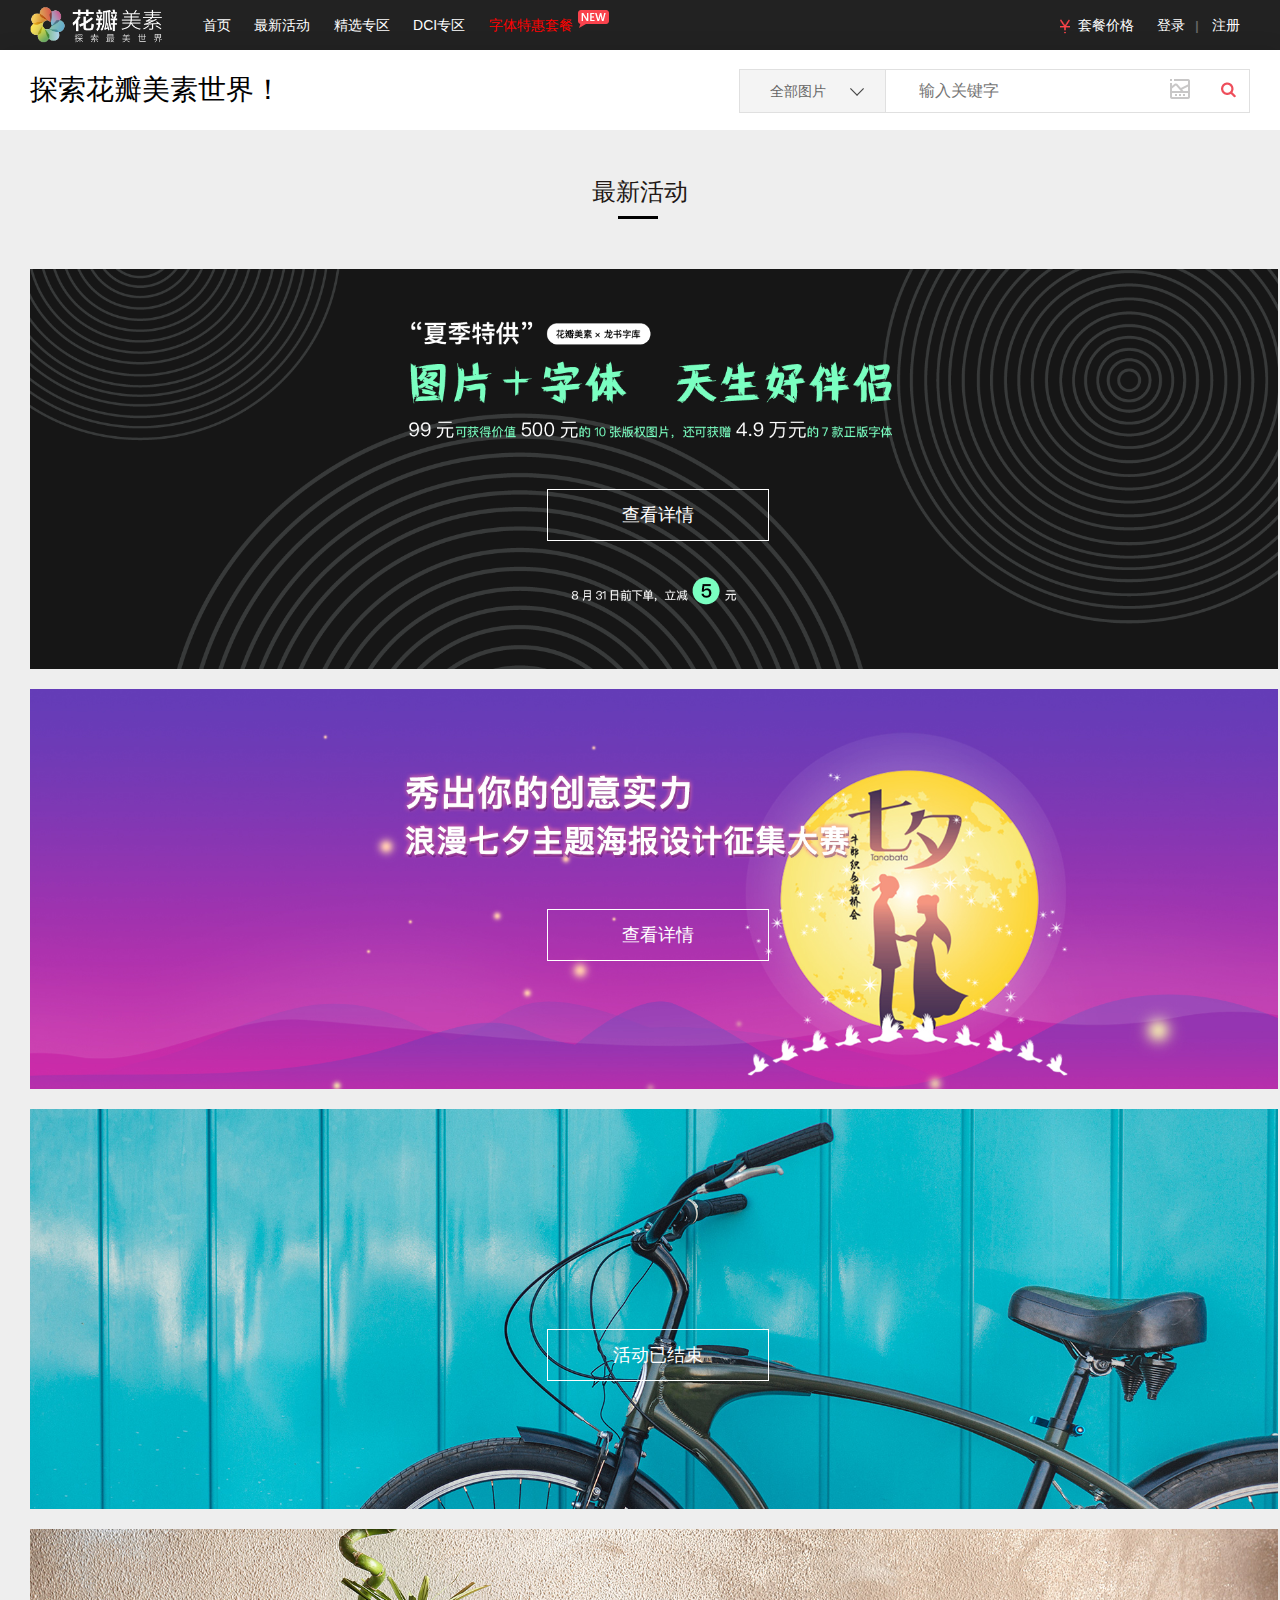
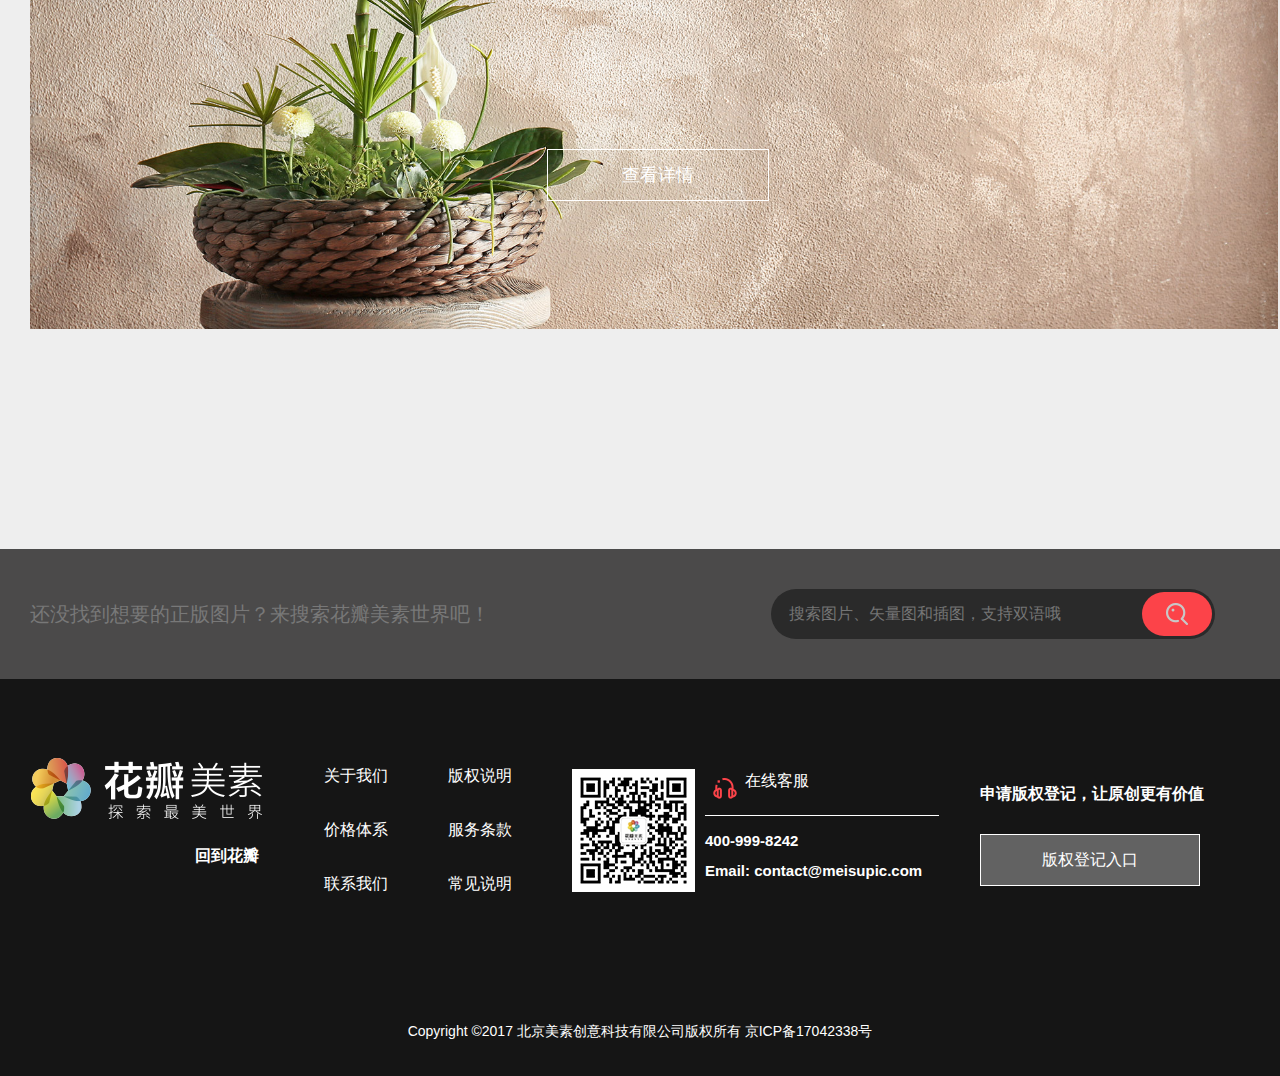
<file: index2.html>
<!DOCTYPE html>
<html>
	<head>
		<meta charset="UTF-8">
		<title>最新活动</title>
		<link rel="stylesheet" type="text/css" href="css/base.css"/>
		<link rel="stylesheet" type="text/css" href="css/index2.css"/>
		<script type="text/javascript" src="js/jquery-1.11.1.min.js" ></script>
		<script type="text/javascript" src="js/index.js" ></script>
	</head>
	<body>
		<div class="header">
			<div class="wrapper">
				<div class="logo">
					<a href=""><img src="img/f_logo.png" alt="" /></a>
				</div>
				<div class="nav">
					<div class="nav-left">
						<a href="index.html" class="index">首页</a>
						<a href="index2.html" class="index2">最新活动</a>
						<a href="index3.html" class="index3">精选专区</a>
						<a href="index4.html" class="index4">DCI专区</a>
						<a href="index5.html" class="last-child">字体特惠套餐<img src="img/hot-icon.png"></a>
					</div>
					<div class="nav-right">
						<span><img src="img/top1_1.png">套餐价格</span>
						<span class="login">登录</span><b>|</b>
						<span class="zhuce">注册</span>
					</div>
				</div>
			</div>
		</div>
		<!--头部结束-->
		
		<div class="toper">
			<div class="wrapper">
				<h2>探索花瓣美素世界！</h2>
				<div class="toper-sousuo">
					<div class="toper-sousuo-btn">全部图片<img src="img/ab2.png"></div>
					<div class="toper-sousuo-input">
						<input type="text" placeholder="输入关键字"/>
						<button></button>
					</div>
					<div class="toper-sousuo-img"><img src="img/img.png"></div>
				</div>
			</div>
		</div>
		
		<!--/*正文部分*/-->
		<div class="content">
			<div class="wrapper">
				<div class="content-title">
					<p class="cn">最新活动</p>
					<span class="bn"></span>
				</div>
			    <div class="content-img">
			    	<img src="img/1.png"/>
					<div class="content-img-btn">查看详情</div>
				</div>
				<div class="content-img">
			    	<img src="img/2.jpg"/>
					<div class="content-img-btn">查看详情</div>
				</div>
				<div class="content-img">
			    	<img src="img/3.jpg"/>
					<div class="content-img-btn end">活动已结束</div>
				</div>
				<div class="content-img">
			    	<img src="img/4.jpg"/>
					<div class="content-img-btn">查看详情</div>
				</div>
			</div>
		</div>
		
		
		<!--底部开始-->
		<div class="top-footer">
			<div class="wrapper">
				<div class="top-footer-txt">还没找到想要的正版图片？来搜索花瓣美素世界吧！</div>
				<div class="top-footer-form">
					<input type="text" placeholder="搜索图片、矢量图和插图，支持双语哦" />
					<button class="top-footer-btn"></button>
				</div>
			</div>
		</div>
		<div class="footer">
			<div class="wrapper">
				<div class="footer-logo">
					<a href=""><img src="img/f_logo.png" alt="" /></a>
					<h4><a href="">回到花瓣</a></h4>
				</div>
				<div class="footer-nav">
					<dl>
						<dd><a href="">关于我们</a></dd>
						<dd><a href="">价格体系</a></dd>
						<dd><a href="">联系我们</a></dd>
					</dl>
					<dl>
						<dd><a href="">版权说明</a></dd>
						<dd><a href="">服务条款</a></dd>
						<dd><a href="">常见说明</a></dd>
					</dl>
				</div>
				<div class="footer-kefu">
					<div class="footer-kefu-img">
						<img src="img/er.jpg" alt="" />
					</div>
					<div class="footer-kefu-txt">
						<div class="footer-kefu-txt-kefu">
							<a href=""><img src="img/ico47.png" alt="" />在线客服</a>
						</div>
						<h4>
							400-999-8242<br>
                            Email: contact@meisupic.com
						</h4>
					</div>
				</div>
				<div class="footer-link">
					<h4>申请版权登记，让原创更有价值</h4>
					<a href="">版权登记入口</a>
				</div>
			</div>
			<div class="footer-p">
				<p>Copyright ©2017 北京美素创意科技有限公司版权所有 京ICP备17042338号 </p>
			</div>
		</div>
	    <!--底部结束-->
	    
	     <!--登录开始-->
	    <div class="mask"></div>
	    <div class="box">
	    	<span class="close">x</span>
	    	<div class="head">
	    		<h2>登录</h2>
	    		<span></span>
	    	</div>
	    	<form action="" class="form">
	    		<h4><a href="">点击此处用花瓣账号登录</a></h4>
	    		<div class="form-login">
	    			<input type="text" name="form-login-username" id="form-login-username" placeholder="手机号" />
	    			<input type="password" name="form-login-password" id="form-login-password" placeholder="登录密码" />
	    			<div class="rem">
	    				<input type="checkbox" name="checkbox" id="login-remember" value="" />
	    				<label for="login-remember"></label>
	    				<span class="jzmm">记住密码</span>
	    				<span class="wjmm">忘记密码?</span>
	    			</div>
	    		</div>
	    		<div class="btn">
	    			<a href="">登录</a>
	    		</div>
	    	</form>
	    	<p>还没有注册？<a href="">马上注册</a></p>
	    </div>
	    <!--登录结束-->
	    
	    
	    <!--注册开始-->
	    <div class="box-2">
	    	<span class="close">x</span>
	    	<div class="head">
	    		<h2>欢迎来到花瓣美素</h2>
	    		<span></span>
	    	</div>
	    	<form action="" class="form">
	    		<div class="form-login">
	    			<input type="text" name="form-login-shoujihao" id="form-login-shoujihao" placeholder="请输入手机号" />
	    			<input type="text" name="form-login-yanzhengma" id="form-login-yanzhengma" placeholder="手机验证码" /><button class="form-btn">获取验证码</button>
	    			<input type="text" name="form-login-nicheng" id="form-login-nicheng" placeholder="昵称（必填）" />
	    			<input type="password" name="form-login-pswd" id="form-login-pswd" placeholder="密码" />
	    			<input type="password" name="form-login-pswdagain" id="form-login-pswdagain" placeholder="确认密码" />
	    			<div class="rem">
	    				<input type="checkbox" name="checkbox" id="checkbox1" value="" />
	    				<label for="checkbox1"></label>
	    				<span class="jzmm">我已阅读并同意<a href="">《服务条款》</a></span>
	    			</div>
	    		</div>
	    		<div class="btn">
	    			<a href="">提交</a>
	    		</div>
	    	</form>
	    </div>
	</body>
</html>
</file>
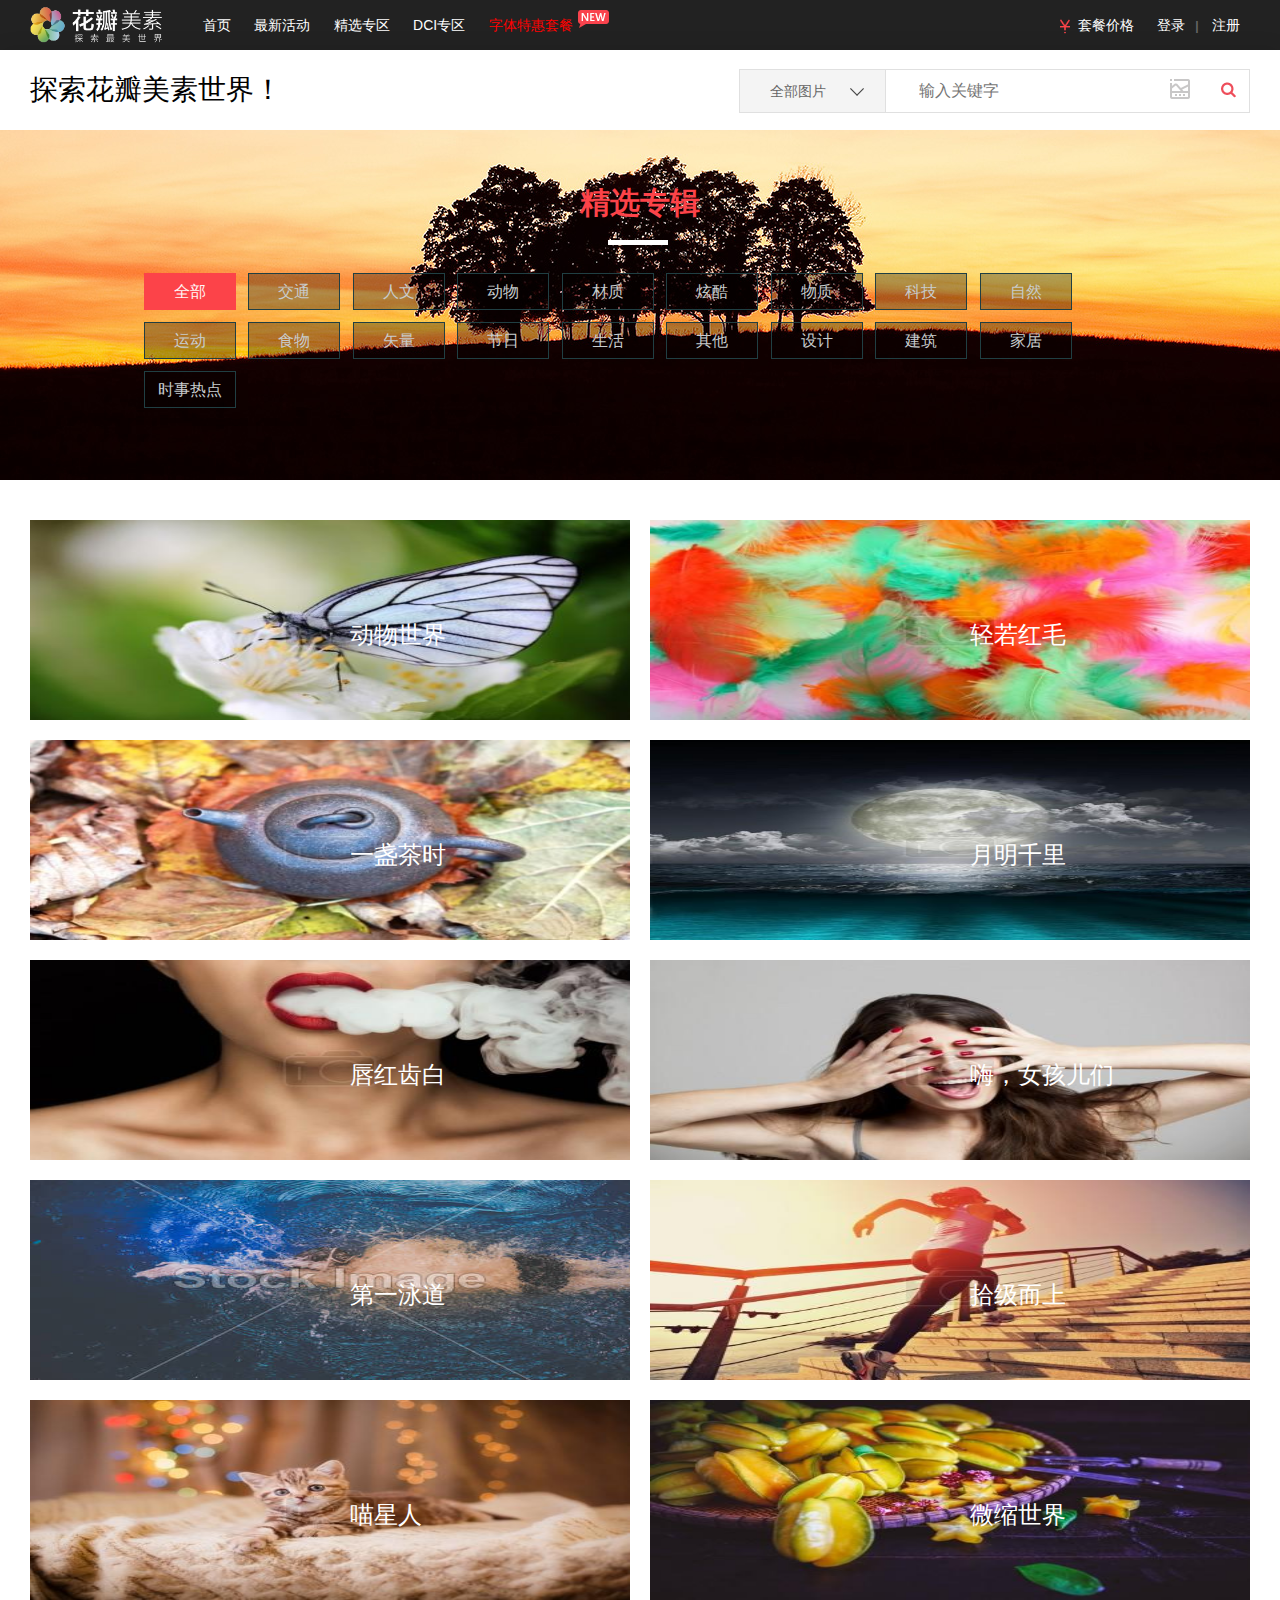
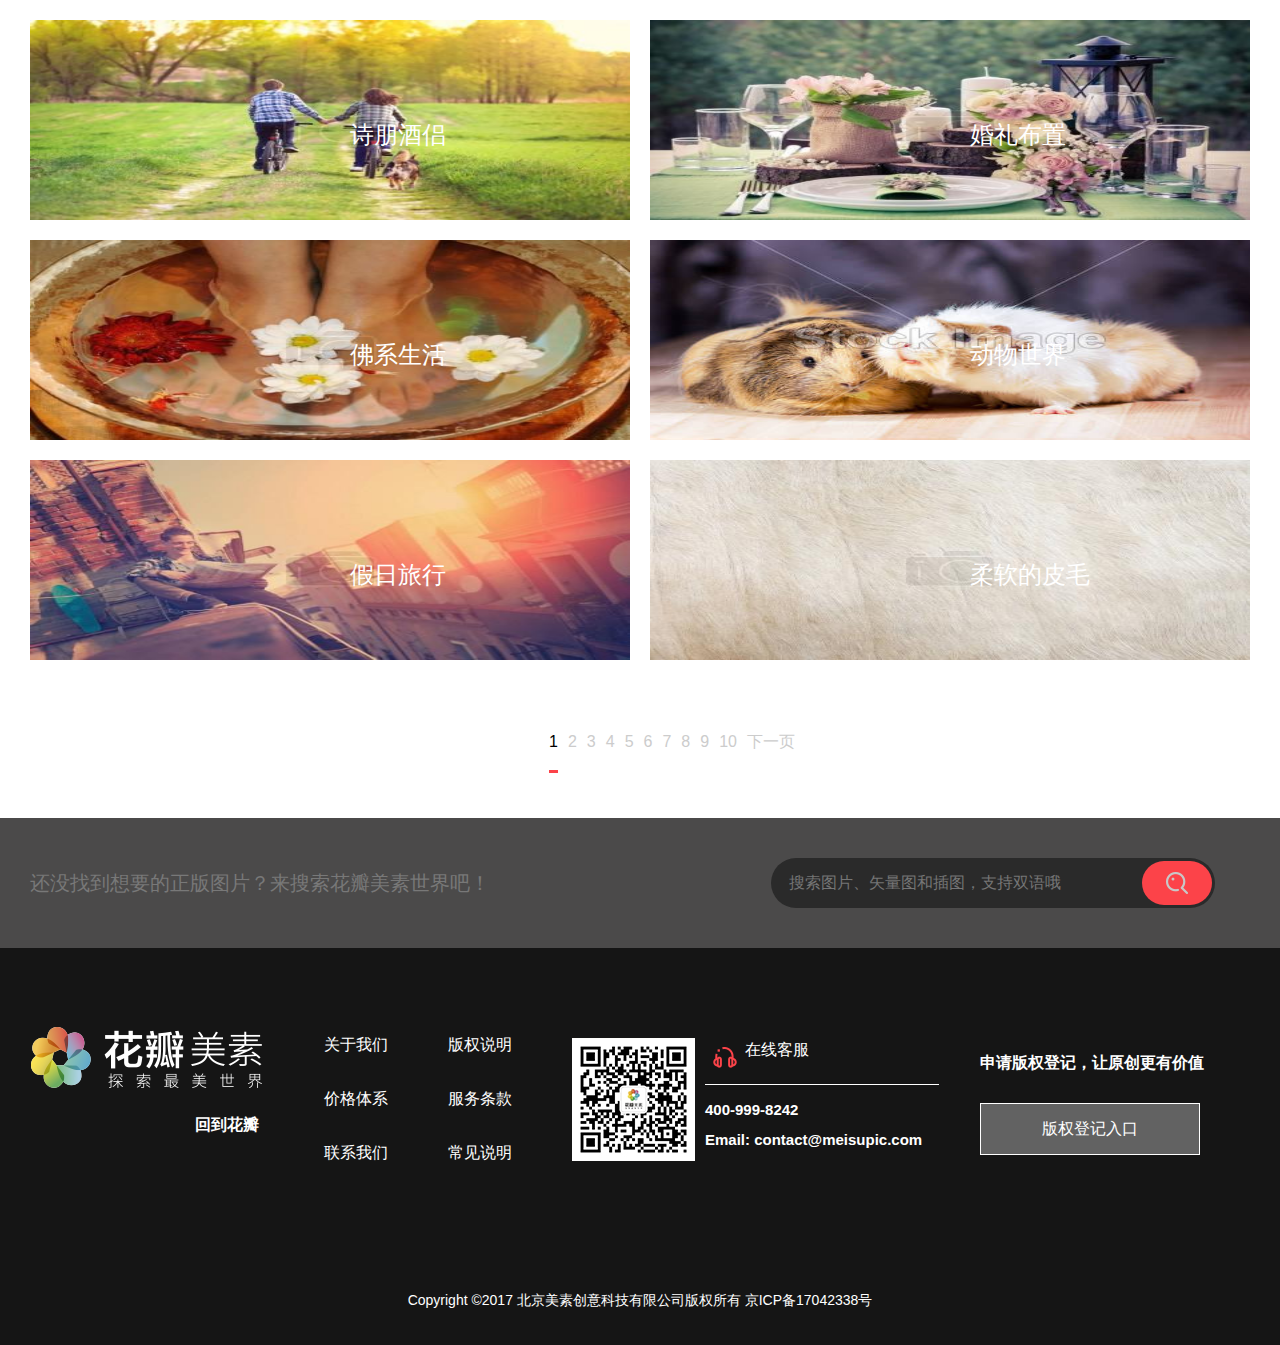
<file: index3.html>
<!DOCTYPE html>
<html>
	<head>
		<meta charset="UTF-8">
		<title>精选专辑</title>
		<link rel="stylesheet" type="text/css" href="css/base.css"/>
		<link rel="stylesheet" type="text/css" href="css/index3.css"/>
		<script type="text/javascript" src="js/jquery-1.11.1.min.js" ></script>
		<script type="text/javascript" src="js/index.js" ></script>
	</head>
	<body>
		<div class="header">
			<div class="wrapper">
				<div class="logo">
					<a href=""><img src="img/f_logo.png" alt="" /></a>
				</div>
				<div class="nav">
					<div class="nav-left">
						<a href="index.html" class="index">首页</a>
						<a href="index2.html" class="index2">最新活动</a>
						<a href="index3.html" class="index3">精选专区</a>
						<a href="index4.html" class="index4">DCI专区</a>
						<a href="index5.html" class="last-child">字体特惠套餐<img src="img/hot-icon.png"></a>
					</div>
					<div class="nav-right">
						<span><img src="img/top1_1.png">套餐价格</span>
						<span class="login">登录</span><b>|</b>
						<span class="zhuce">注册</span>
					</div>
				</div>
			</div>
		</div>
		<!--头部结束-->
		
		<div class="toper">
			<div class="wrapper">
				<h2>探索花瓣美素世界！</h2>
				<div class="toper-sousuo">
					<div class="toper-sousuo-btn">全部图片<img src="img/ab2.png"></div>
					<div class="toper-sousuo-input">
						<input type="text" placeholder="输入关键字"/>
						<button></button>
					</div>
					<div class="toper-sousuo-img"><img src="img/img.png"></div>
				</div>
			</div>
		</div>
		
		<div class="content">
			<div class="wrapper">
				<div class="content-title">
					<p class="cn">精选专辑</p>
					<span class="bn"></span>
				</div>
				<div class="content-main">
					<a href="" class="on">全部</a>
					<a href="">交通</a>
					<a href="">人文</a>
					<a href="">动物</a>
					<a href="">材质</a>
					<a href="">炫酷</a>
					<a href="">物质</a>
					<a href="">科技</a>
					<a href="">自然</a>
					<a href="">运动</a>
					<a href="">食物</a>
					<a href="">矢量</a>
					<a href="">节日</a>
					<a href="">生活</a>
					<a href="">其他</a>
					<a href="">设计</a>
					<a href="">建筑</a>
					<a href="">家居</a>
					<a href="">时事热点</a>
				</div>
			</div>
		</div>
		
		<!--图片部分开始-->
		<div class="wrapper">
			<div class="list">
				<div class="list-item">
					<a href="">
						<div class="list-item-img">
							<img src="img/list-1.jpg" alt="" />
						</div>
						<div class="list-item-txt">
							<div class="txt-wrap">
								<span class="txt-wrap-span">动物世界</span>
								<span class="txt-wrap-span2"></span>
								<p>共163张图片</p>
							</div>
						</div>
					</a>
				</div>
				
				<div class="list-item">
					<a href="">
						<div class="list-item-img">
							<img src="img/list-2.jpg" alt="" />
						</div>
						<div class="list-item-txt">
							<div class="txt-wrap">
								<span class="txt-wrap-span">轻若红毛</span>
								<span class="txt-wrap-span2"></span>
								<p>共163张图片</p>
							</div>
						</div>
					</a>
				</div>
				
				<div class="list-item">
					<a href="">
						<div class="list-item-img">
							<img src="img/list-3.jpg" alt="" />
						</div>
						<div class="list-item-txt">
							<div class="txt-wrap">
								<span class="txt-wrap-span">一盏茶时</span>
								<span class="txt-wrap-span2"></span>
								<p>共163张图片</p>
							</div>
						</div>
					</a>
				</div>
				
				<div class="list-item">
					<a href="">
						<div class="list-item-img">
							<img src="img/list-4.jpg" alt="" />
						</div>
						<div class="list-item-txt">
							<div class="txt-wrap">
								<span class="txt-wrap-span">月明千里</span>
								<span class="txt-wrap-span2"></span>
								<p>共163张图片</p>
							</div>
						</div>
					</a>
				</div>
				
				<div class="list-item">
					<a href="">
						<div class="list-item-img">
							<img src="img/list-5.jpg" alt="" />
						</div>
						<div class="list-item-txt">
							<div class="txt-wrap">
								<span class="txt-wrap-span">唇红齿白</span>
								<span class="txt-wrap-span2"></span>
								<p>共163张图片</p>
							</div>
						</div>
					</a>
				</div>
				
				<div class="list-item">
					<a href="">
						<div class="list-item-img">
							<img src="img/list-6.jpg" alt="" />
						</div>
						<div class="list-item-txt">
							<div class="txt-wrap">
								<span class="txt-wrap-span">嗨，女孩儿们</span>
								<span class="txt-wrap-span2"></span>
								<p>共163张图片</p>
							</div>
						</div>
					</a>
				</div>
				
				<div class="list-item">
					<a href="">
						<div class="list-item-img">
							<img src="img/list-7.jpg" alt="" />
						</div>
						<div class="list-item-txt">
							<div class="txt-wrap">
								<span class="txt-wrap-span">第一泳道</span>
								<span class="txt-wrap-span2"></span>
								<p>共163张图片</p>
							</div>
						</div>
					</a>
				</div>
				
				<div class="list-item">
					<a href="">
						<div class="list-item-img">
							<img src="img/list-8.jpg" alt="" />
						</div>
						<div class="list-item-txt">
							<div class="txt-wrap">
								<span class="txt-wrap-span">拾级而上</span>
								<span class="txt-wrap-span2"></span>
								<p>共163张图片</p>
							</div>
						</div>
					</a>
				</div>
				
				<div class="list-item">
					<a href="">
						<div class="list-item-img">
							<img src="img/list-9.jpg" alt="" />
						</div>
						<div class="list-item-txt">
							<div class="txt-wrap">
								<span class="txt-wrap-span">喵星人</span>
								<span class="txt-wrap-span2"></span>
								<p>共163张图片</p>
							</div>
						</div>
					</a>
				</div>
				
				<div class="list-item">
					<a href="">
						<div class="list-item-img">
							<img src="img/list-10.jpg" alt="" />
						</div>
						<div class="list-item-txt">
							<div class="txt-wrap">
								<span class="txt-wrap-span">微缩世界</span>
								<span class="txt-wrap-span2"></span>
								<p>共163张图片</p>
							</div>
						</div>
					</a>
				</div>
				
				<div class="list-item">
					<a href="">
						<div class="list-item-img">
							<img src="img/list-11.jpg" alt="" />
						</div>
						<div class="list-item-txt">
							<div class="txt-wrap">
								<span class="txt-wrap-span">诗朋酒侣</span>
								<span class="txt-wrap-span2"></span>
								<p>共163张图片</p>
							</div>
						</div>
					</a>
				</div>
				
				<div class="list-item">
					<a href="">
						<div class="list-item-img">
							<img src="img/list-12.jpg" alt="" />
						</div>
						<div class="list-item-txt">
							<div class="txt-wrap">
								<span class="txt-wrap-span">婚礼布置</span>
								<span class="txt-wrap-span2"></span>
								<p>共163张图片</p>
							</div>
						</div>
					</a>
				</div>
				
				<div class="list-item">
					<a href="">
						<div class="list-item-img">
							<img src="img/list-13.jpg" alt="" />
						</div>
						<div class="list-item-txt">
							<div class="txt-wrap">
								<span class="txt-wrap-span">佛系生活</span>
								<span class="txt-wrap-span2"></span>
								<p>共163张图片</p>
							</div>
						</div>
					</a>
				</div>
				
				<div class="list-item">
					<a href="">
						<div class="list-item-img">
							<img src="img/list-14.jpg" alt="" />
						</div>
						<div class="list-item-txt">
							<div class="txt-wrap">
								<span class="txt-wrap-span">动物世界</span>
								<span class="txt-wrap-span2"></span>
								<p>共163张图片</p>
							</div>
						</div>
					</a>
				</div>
				
				<div class="list-item">
					<a href="">
						<div class="list-item-img">
							<img src="img/list-15.jpg" alt="" />
						</div>
						<div class="list-item-txt">
							<div class="txt-wrap">
								<span class="txt-wrap-span">假日旅行</span>
								<span class="txt-wrap-span2"></span>
								<p>共163张图片</p>
							</div>
						</div>
					</a>
				</div>
				
				<div class="list-item">
					<a href="">
						<div class="list-item-img">
							<img src="img/list-16.jpg" alt="" />
						</div>
						<div class="list-item-txt">
							<div class="txt-wrap">
								<span class="txt-wrap-span">柔软的皮毛</span>
								<span class="txt-wrap-span2"></span>
								<p>共163张图片</p>
							</div>
						</div>
					</a>
				</div>
			</div>
		</div>
        <!--图片部分结束-->

        <!--下一页开始-->
        <div class="page">
        	<ul>
        		<li class="c1"><a href="">1</a></li>
        		<li><a href="">2</a></li>
        		<li><a href="">3</a></li>
        		<li><a href="">4</a></li>
        		<li><a href="">5</a></li>
        		<li><a href="">6</a></li>
        		<li><a href="">7</a></li>
        		<li><a href="">8</a></li>
        		<li><a href="">9</a></li>
        		<li><a href="">10</a></li>
        		<li><a href="">下一页</a></li>
        	</ul>
        </div>
        <!--下一页结束-->
        
		
		<!--底部开始-->
		<div class="top-footer">
			<div class="wrapper">
				<div class="top-footer-txt">还没找到想要的正版图片？来搜索花瓣美素世界吧！</div>
				<div class="top-footer-form">
					<input type="text" placeholder="搜索图片、矢量图和插图，支持双语哦" />
					<button class="top-footer-btn"></button>
				</div>
			</div>
		</div>
		<div class="footer">
			<div class="wrapper">
				<div class="footer-logo">
					<a href=""><img src="img/f_logo.png" alt="" /></a>
					<h4><a href="">回到花瓣</a></h4>
				</div>
				<div class="footer-nav">
					<dl>
						<dd><a href="">关于我们</a></dd>
						<dd><a href="">价格体系</a></dd>
						<dd><a href="">联系我们</a></dd>
					</dl>
					<dl>
						<dd><a href="">版权说明</a></dd>
						<dd><a href="">服务条款</a></dd>
						<dd><a href="">常见说明</a></dd>
					</dl>
				</div>
				<div class="footer-kefu">
					<div class="footer-kefu-img">
						<img src="img/er.jpg" alt="" />
					</div>
					<div class="footer-kefu-txt">
						<div class="footer-kefu-txt-kefu">
							<a href=""><img src="img/ico47.png" alt="" />在线客服</a>
						</div>
						<h4>
							400-999-8242<br>
                            Email: contact@meisupic.com
						</h4>
					</div>
				</div>
				<div class="footer-link">
					<h4>申请版权登记，让原创更有价值</h4>
					<a href="">版权登记入口</a>
				</div>
			</div>
			<div class="footer-p">
				<p>Copyright ©2017 北京美素创意科技有限公司版权所有 京ICP备17042338号 </p>
			</div>
		</div>
	    <!--底部结束-->
	    
	     <!--登录开始-->
	    <div class="mask"></div>
	    <div class="box">
	    	<span class="close">x</span>
	    	<div class="head">
	    		<h2>登录</h2>
	    		<span></span>
	    	</div>
	    	<form action="" class="form">
	    		<h4><a href="">点击此处用花瓣账号登录</a></h4>
	    		<div class="form-login">
	    			<input type="text" name="form-login-username" id="form-login-username" placeholder="手机号" />
	    			<input type="password" name="form-login-password" id="form-login-password" placeholder="登录密码" />
	    			<div class="rem">
	    				<input type="checkbox" name="checkbox" id="login-remember" value="" />
	    				<label for="login-remember"></label>
	    				<span class="jzmm">记住密码</span>
	    				<span class="wjmm">忘记密码?</span>
	    			</div>
	    		</div>
	    		<div class="btn">
	    			<a href="">登录</a>
	    		</div>
	    	</form>
	    	<p>还没有注册？<a href="">马上注册</a></p>
	    </div>
	    <!--登录结束-->
	    
	    
	    <!--注册开始-->
	    <div class="box-2">
	    	<span class="close">x</span>
	    	<div class="head">
	    		<h2>欢迎来到花瓣美素</h2>
	    		<span></span>
	    	</div>
	    	<form action="" class="form">
	    		<div class="form-login">
	    			<input type="text" name="form-login-shoujihao" id="form-login-shoujihao" placeholder="请输入手机号" />
	    			<input type="text" name="form-login-yanzhengma" id="form-login-yanzhengma" placeholder="手机验证码" /><button class="form-btn">获取验证码</button>
	    			<input type="text" name="form-login-nicheng" id="form-login-nicheng" placeholder="昵称（必填）" />
	    			<input type="password" name="form-login-pswd" id="form-login-pswd" placeholder="密码" />
	    			<input type="password" name="form-login-pswdagain" id="form-login-pswdagain" placeholder="确认密码" />
	    			<div class="rem">
	    				<input type="checkbox" name="checkbox" id="checkbox1" value="" />
	    				<label for="checkbox1"></label>
	    				<span class="jzmm">我已阅读并同意<a href="">《服务条款》</a></span>
	    			</div>
	    		</div>
	    		<div class="btn">
	    			<a href="">提交</a>
	    		</div>
	    	</form>
	    </div>
	</body>
</html>
</file>
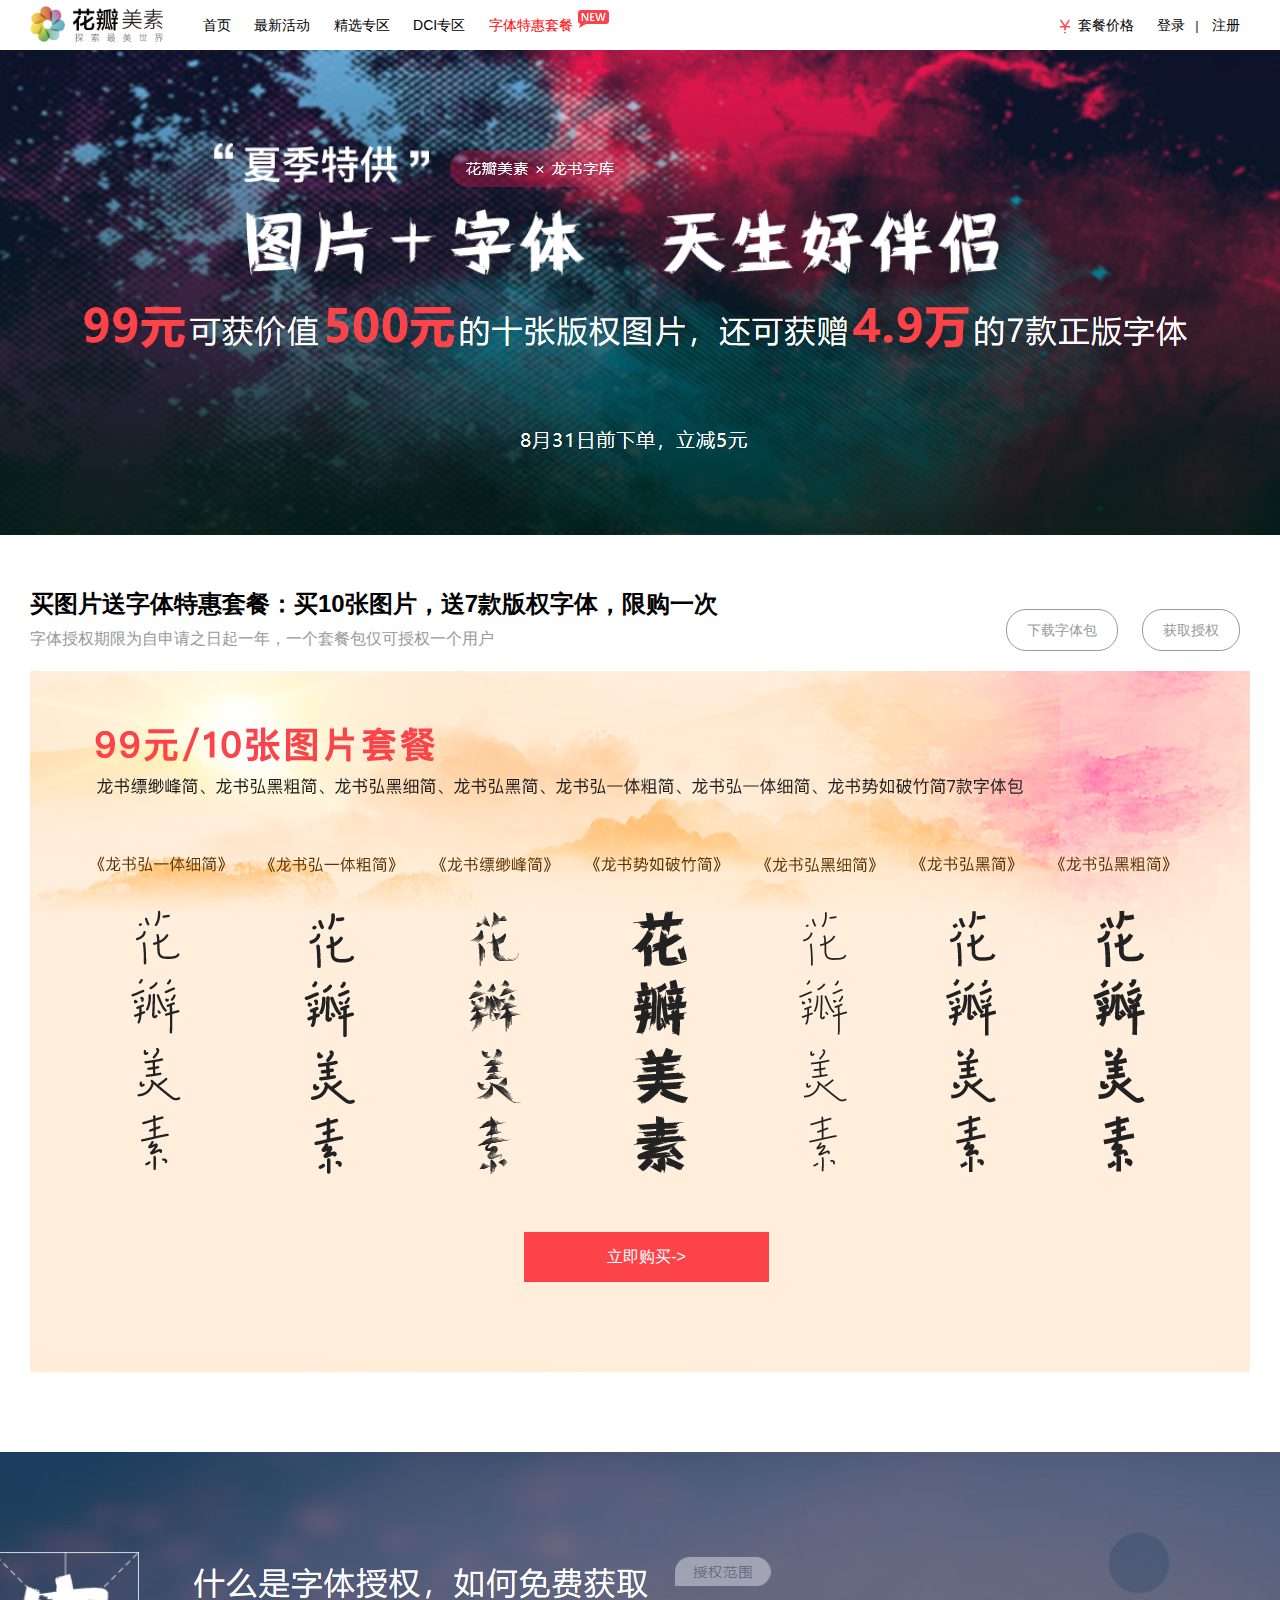
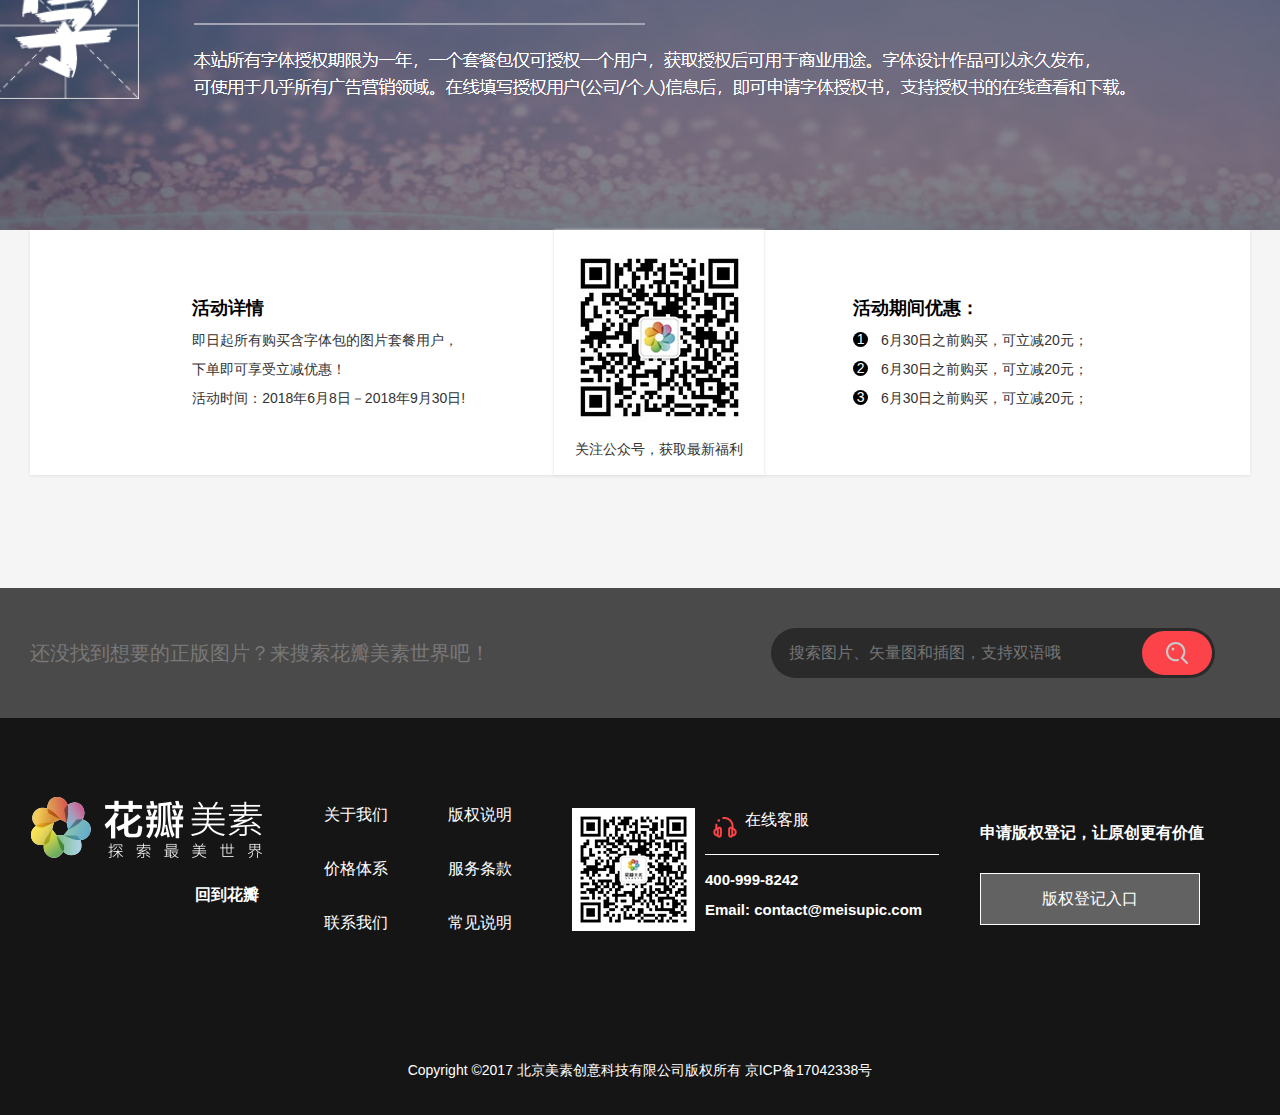
<file: index5.html>
<!DOCTYPE html>
<html>
	<head>
		<meta charset="UTF-8">
		<title>字体特惠专区</title>
		<link rel="stylesheet" type="text/css" href="css/base.css"/>
		<link rel="stylesheet" href="css/index5.css"/>
		<script type="text/javascript" src="js/jquery-1.11.1.min.js" ></script>
		<script type="text/javascript" src="js/index.js" ></script>
	</head>
	<body>
		<div class="header">
			<div class="wrapper">
				<div class="logo">
					<a href=""><img src="img/logo.png" alt="" /></a>
				</div>
				<div class="nav">
					<div class="nav-left">
						<a href="index.html" class="index">首页</a>
						<a href="index2.html" class="index2">最新活动</a>
						<a href="index3.html" class="index3">精选专区</a>
						<a href="index4.html" class="index4">DCI专区</a>
						<a href="index5.html" class="last-child">字体特惠套餐<img src="img/hot-icon.png"></a>
					</div>
					<div class="nav-right">
						<span><img src="img/top1_1.png">套餐价格</span>
						<span class="login">登录</span><b>|</b>
						<span class="zhuce">注册</span>
					</div>
				</div>
			</div>
		</div>
		
		<div class="bg1">
			<img src="img/bg1.png" alt="" />
		</div>
		
		<div class="font-content">
			<div class="wrapper">
				<div class="font-txt">
					<h3>买图片送字体特惠套餐：买10张图片，送7款版权字体，限购一次</h3>
					<p>字体授权期限为自申请之日起一年，一个套餐包仅可授权一个用户</p>
					<div class="font-btn">
						<a id="down-font">下载字体包</a>
						<a id="get-auth">获取授权</a>
					</div>
				</div>
				<div class="font-img">
					<img src="img/f-img13.jpg" alt="" />
					<span class="font-img-span">立即购买-></span>
				</div>
			</div>
		</div>
		
		<div class="bg2">
			<img src="img/bg2.png" alt="" />
		</div>
		
		<div class="font-bottom">
			<div class="wrapper">
				<div class="font-bottom-txt1">
					<h3>活动详情</h3>
					<p>即日起所有购买含字体包的图片套餐用户，</p>
					<p>下单即可享受立减优惠！</p>
					<p>活动时间：2018年6月8日－2018年9月30日!</p>
				</div>
				<div class="font-bottom-txt2">
					<img src="img/f-img9.jpg" alt="" />
					<p>关注公众号，获取最新福利</p>
				</div>
				<div class="font-bottom-txt3">
					<h3>活动期间优惠：</h3>
					<p>
						<num>1</num>
						6月30日之前购买，可立减20元；
					</p>
					<p>
						<num>2</num>
						6月30日之前购买，可立减20元；
					</p>
					<p>
						<num>3</num>
						6月30日之前购买，可立减20元；
					</p>
				</div>
			</div>
		</div>
		
		
		
		
		
		<!--底部开始-->
		<div class="top-footer">
			<div class="wrapper">
				<div class="top-footer-txt">还没找到想要的正版图片？来搜索花瓣美素世界吧！</div>
				<div class="top-footer-form">
					<input type="text" placeholder="搜索图片、矢量图和插图，支持双语哦" />
					<button class="top-footer-btn"></button>
				</div>
			</div>
		</div>
		<div class="footer">
			<div class="wrapper">
				<div class="footer-logo">
					<a href=""><img src="img/f_logo.png" alt="" /></a>
					<h4><a href="">回到花瓣</a></h4>
				</div>
				<div class="footer-nav">
					<dl>
						<dd><a href="">关于我们</a></dd>
						<dd><a href="">价格体系</a></dd>
						<dd><a href="">联系我们</a></dd>
					</dl>
					<dl>
						<dd><a href="">版权说明</a></dd>
						<dd><a href="">服务条款</a></dd>
						<dd><a href="">常见说明</a></dd>
					</dl>
				</div>
				<div class="footer-kefu">
					<div class="footer-kefu-img">
						<img src="img/er.jpg" alt="" />
					</div>
					<div class="footer-kefu-txt">
						<div class="footer-kefu-txt-kefu">
							<a href=""><img src="img/ico47.png" alt="" />在线客服</a>
						</div>
						<h4>
							400-999-8242<br>
                            Email: contact@meisupic.com
						</h4>
					</div>
				</div>
				<div class="footer-link">
					<h4>申请版权登记，让原创更有价值</h4>
					<a href="">版权登记入口</a>
				</div>
			</div>
			<div class="footer-p">
				<p>Copyright ©2017 北京美素创意科技有限公司版权所有 京ICP备17042338号 </p>
			</div>
		</div>
	    <!--底部结束-->
	    
	    <!--登录开始-->
	    <div class="mask"></div>
	    <div class="box">
	    	<span class="close">x</span>
	    	<div class="head">
	    		<h2>登录</h2>
	    		<span></span>
	    	</div>
	    	<form action="" class="form">
	    		<h4><a href="">点击此处用花瓣账号登录</a></h4>
	    		<div class="form-login">
	    			<input type="text" name="form-login-username" id="form-login-username" placeholder="手机号" />
	    			<input type="password" name="form-login-password" id="form-login-password" placeholder="登录密码" />
	    			<div class="rem">
	    				<input type="checkbox" name="checkbox" id="login-remember" value="" />
	    				<label for="login-remember"></label>
	    				<span class="jzmm">记住密码</span>
	    				<span class="wjmm">忘记密码?</span>
	    			</div>
	    		</div>
	    		<div class="btn">
	    			<a href="">登录</a>
	    		</div>
	    	</form>
	    	<p>还没有注册？<a href="">马上注册</a></p>
	    </div>
	    <!--登录结束-->
	    
	    
	    <!--注册开始-->
	    <div class="box-2">
	    	<span class="close">x</span>
	    	<div class="head">
	    		<h2>欢迎来到花瓣美素</h2>
	    		<span></span>
	    	</div>
	    	<form action="" class="form">
	    		<div class="form-login">
	    			<input type="text" name="form-login-shoujihao" id="form-login-shoujihao" placeholder="请输入手机号" />
	    			<input type="text" name="form-login-yanzhengma" id="form-login-yanzhengma" placeholder="手机验证码" /><button class="form-btn">获取验证码</button>
	    			<input type="text" name="form-login-nicheng" id="form-login-nicheng" placeholder="昵称（必填）" />
	    			<input type="password" name="form-login-pswd" id="form-login-pswd" placeholder="密码" />
	    			<input type="password" name="form-login-pswdagain" id="form-login-pswdagain" placeholder="确认密码" />
	    			<div class="rem">
	    				<input type="checkbox" name="checkbox" id="checkbox1" value="" />
	    				<label for="checkbox1"></label>
	    				<span class="jzmm">我已阅读并同意<a href="">《服务条款》</a></span>
	    			</div>
	    		</div>
	    		<div class="btn">
	    			<a href="">提交</a>
	    		</div>
	    	</form>
	    </div>
	</body>
</html>
</file>
<file: css/base.css>
blockquote,body,button,dd,dl,dt,fieldset,form,h1,h2,h3,h4,h5,h6,hr,input,legend,li,ol,p,pre,td,textarea,th,ul{margin:0;padding:0}
body,button,input,select,textarea{font:12px/1.5 "Microsoft YaHei", "微软雅黑", SimSun, "宋体", sans-serif;color: #666;}
ol,ul{list-style:none}
a{text-decoration:none}
fieldset,img{border:0;vertical-align:top;}
a,input,button,select,textarea{outline:none;}
a,button{cursor:pointer;}

/*header部分*/
.wrapper{
	width: 1220px;
	margin: 0 auto;
}
.header{
	height: 50px;
}
.logo{
	float: left;
}
.logo a img{
	width: 133px;
	height: 39px;
	margin-top: 5px;
	margin-right: 30px;
}
.nav-left{
	width: 700px;
	float: left;
}
.nav-left a{
	line-height: 50px;
	font-size: 14px;
	text-decoration: none;
	color: #000;
	padding: 0 10px;
}
a:hover{
	color: red;
}
.nav-left .last-child{
	color: red;
}
.nav-left .last-child img{
	margin-top: 10px;
	margin-left: 5px;
}
.nav-right{
	float: right;
}
.nav-right span{
	line-height: 50px;
	font-size: 14px;
	color: #000;
	padding: 0 10px;
	cursor: pointer;
}
.nav-right span:hover{
	color: red;
}
.nav-right span b{
	font-weight: 400;
	padding-left: 20px;
}
.nav-right span img{
	width: 16px;
	height: 16px;
	margin-top: 18px;
	margin-right: 5px;
}
/*导航栏结束*/


/*底部开始*/
.top-footer{
	height: 130px;
	background: #4b4a4a;
}
.top-footer-txt{
	float: left;
	line-height: 130px;
	font-size: 20px;
	color: #787878;
}
.top-footer-form{
	float: right;
	height: 44px;
	background: #2a2a2a;
	margin: 40px 35px 0 0;
	border-radius: 30px;
	padding: 3px;
}
.top-footer-form input{
	width: 353px;
	height: 44px;
	padding-left: 15px;
	border: 0;
	font-size: 16px;
	color: #fff;
	background: none;
}
.top-footer-form button{
	width: 70px;
	height: 44px;
	background: url(../img/ico20_1.png) no-repeat center #FC4349;
	border-radius: 50px;
	border: 0;
	float: right;
	cursor: pointer;
}
.top-footer-form .top-footer-btn:hover{
	background: url(../img/ico20_1.png) no-repeat center #ec151c;
}
.footer{
	background: #151515;
	padding-top: 75px;
	height: auto;
	overflow: hidden;
}
.footer .footer-logo{
	position: relative;
}
.footer .footer-logo h4 a{
	color: #fff;
	font-size: 16px;
	display: inline-block;
	position: absolute;
	top: 90px;
	left: 165px;
}
.footer .footer-logo h4 a:hover{
	color: red;
}
.footer-nav,.footer-logo,.footer-link,.footer-kefu{
	float: left;
}
.footer .footer-nav{
	margin-left: 60px;
	padding-top: 10px;
}
.footer .footer-nav dl{
	margin-right: 60px;
	float: left;
	width: auto;
}
.footer .footer-nav dd{
	margin-bottom: 30px;
}
.footer .footer-nav dd a{
	font-size: 16px;
	color: #fff;
}
.footer .footer-nav dd a:hover{
	color: red;
}
.footer .footer-kefu{
	height: 123px;
	margin: 15px 0 0 0;
}
.footer .footer-kefu .footer-kefu-img{
	float: left;
	width: 123px;
}
.footer .footer-kefu .footer-kefu-txt{
	width: 234px;
	float: left;
	margin-left: 10px;
}
.footer-kefu-txt-kefu a{
	color: #fff;
	font-size: 16px;
	padding-bottom: 6px;
	border-bottom: 1px solid #fff;
	display: block;
}
.footer-kefu-txt-kefu a:hover{
	color: red;
}
.footer-kefu-txt-kefu a img{
	margin-bottom: 0;
}
.footer-kefu-txt h4{
	font-size: 15px;
	color: #fff;
	line-height: 30px;
	margin-top: 10px;
}
.footer-link{
	float: right;
	padding-top: 20px;
	width: 245px;
	margin-right: 25px;
}
.footer-link h4{
	font-size: 16px;
	margin-bottom: 20px;
	line-height: 40px;
	color: #fff;
}
.footer-link a{
	width: 218px;
	height: 50px;
	border: 1px solid #fff;
	line-height: 50px;
	font-size: 16px;
	margin-top: 10px;
	text-align: center;
	color: #fff;
	display: block;
	background: #626262;
}
.footer-link a:hover{
	background: #fc4349;
	color: #fff;
	border: 0;
	transition: all 0.3s; 
}
.footer-p{
	width: 100%;
	text-align: center;
	line-height: 90px;
	margin-top: 60px;
	color: #fff;
	font-size: 14px;
	float: left;
}
/*底部结束*/

/*登陆*/
.mask{
	width: 100%;
	height: 100%;
	background: #3E3E3E;
	opacity: 0.5;
	position: fixed;
	top: 0;
	left: 0;
	z-index: 999;
	display: none;
}
.box{
	width: 360px;
    height: auto;
	margin: 0 auto;
	padding: 0 80px;
	position: fixed;
	background: #fff;
	top: 65px;
	left: 405px;
	z-index: 1000;
	display: none;
}
.close{
	position: absolute;
	top: -36px;
	right: -18px;
	font-size: 30px;
	color: #fff;
	cursor: pointer;
}
.head{
	text-align: center;
	padding-top: 25px;
}
.head h2{
	font-size: 24px;
	line-height: 60px;
	color: #fc4349;
}
.head span{
	display: block;
	width: 44px;
	height: 3px;
	margin: 0 auto;
	background: #fc4349;
}
.box h4,
.box p{
	font-size: 14px;
	color: #8a8b8b;
	line-height: 50px;
}
.box .btn{
    display: inline-block;
	width: 100%;
	margin-top: 30px;
  	margin-bottom: 60px;
  	height: 45px;
  	line-height: 45px;
  	text-align: center;

}
.box h4{
	margin-top: 15px;
}
.box h4 a{
	color: #333;
	text-decoration: underline;
}
.form{
	width: 360px;
}
.box h4 a:hover{
	color: #fc4349;
}
.form-login{
	margin-top: 10px;
}
.form-login input{
	width: 100%;
	height: 40px;
	border: 1px solid #ececec;
	font-size: 14px;
	text-indent: 14px;
	margin-bottom: 14px;
}
.form-login input:hover{
	border: 1px solid #fc4349;
	transition: all 0.3s;
}
.form-login .rem{
	width: 100%;
	height: 17px;
	margin-top: 10px;
	position: relative;
}
.form-login .rem input[type=checkbox]{
	display: none;
}
.form-login .rem label{
	position: absolute;
	top: 0;
	left: 0;
	width: 15px;
	height: 15px;
	border: 1px solid #ececec;
	cursor: pointer;
}
input[type=checkbox]:checked + label{
	background: url(../img/yes.png) no-repeat;
}
.form-login span{
	font-size: 14px;
	line-height: 15px;
	color: #9fa0a0;
}
.box .form-login .rem .jzmm{
	float: left;
	padding-left: 23px;
}
.form-login .rem .wjmm{
	float: right;
	color: #9fa0a0;
	cursor: pointer;
}
.form-login .rem .wjmm:hover{
	color: #fc4349;
}
.form .btn{
	margin-top: 50px;
	background: #1a1a1a;
}
.box .btn input{
	
  	background: none;
  	font-size: 15px;
  	color:  #fff;
  	border: 0;
}
.form .btn:hover{
	background: #fc4349;
}
.form .btn a{
	display: inline-block;
	width: 100%;
	height: 45px;
	font-size: 15px;
	line-height: 45px;
	color: #fff;
	text-align: center;
}
.box p{
	text-align: center;
}
.box p a{
	color: #000;
}
.box p a:hover{
	color: #FC4349;
}
/*登录部分结束*/

/*注册部分开始*/
.mask{
	width: 100%;
	height: 100%;
	background: #3E3E3E;
	opacity: 0.5;
	position: fixed;
	top: 0;
	left: 0;
	z-index: 999;
	display: none;
}
.box-2{
	width: 360px;
    height: auto;
	margin: 0 auto;
	padding: 0 80px;
	position: fixed;
	background: #fff;
	top: 65px;
	left: 405px;
	z-index: 1000;
	display: none;
}
.box-2 #form-login-yanzhengma{
	float:left;
	width: 270px;
}
.box-2 .form-btn{
	float:left;
	width: 86px;
	height: 40px;
	font-size: 14px;
	line-height: 40px;
	border: 1px solid #ececec;
	background: none;
}
.box-2 .form-btn:hover{
	border: 1px solid #FC4349;
}
.box-2 .rem .jzmm{
	margin-left: 20px;
}
.box-2 .rem .jzmm a{
	color: #FC4349;
}
.box-2 .btn{
    display: inline-block;
	width: 100%;
	margin-top: 30px;
  	margin-bottom: 60px;
  	height: 45px;
  	line-height: 45px;
  	text-align: center;

}
.box-2 .btn input{
	
  	background: none;
  	font-size: 15px;
  	color:  #fff;
  	border: 0;
}
.box-2 .form{
	margin-top: 35px;
}
</file>
<file: css/index2.css>
/*nav部分*/
.header{
	background: #222;
}
.header a{
	color: #fff;
}
.header a:hover{
	color: red;
}
.header span{
	color: #fff;
}
.toper{
	height: 80px;
	box-shadow: 0px 0px 20px rgba(0,0,0,0.1);
}
.toper h2{
	float: left;
	line-height: 80px;
	font-size: 28px;
	color: #000;
	font-weight: normal;
}
.toper .toper-sousuo{
	width: 511px;
	height: 42px;
	float: right;
	margin: 19px 0;
}
.toper-sousuo-btn{
	width: 115px;
	height: 42px;
	line-height: 42px;
	float: left;
	background: #f4f4f4;
	border: 1px solid #e0e0e0;
	border-right: 0;
	padding-left: 30px;
    position: relative;
    font-size: 14px;
    cursor: pointer;
}
.toper-sousuo-btn img{
	position: absolute;
	top: 18px;
	left: 110px;
}
.toper-sousuo-input{
	width: 364px;
	float: left;
	display: inline;
	position: relative;
}
.toper-sousuo-input input{
	height: 42px;
	line-height: 42px;
	font-size: 16px;
	padding-left: 33px;
	width: 330px;
	border: 1px solid #e0e0e0;
	color: #666;
}
.toper-sousuo-input button{
	width: 42px;
	height: 42px;
	line-height: 42px;
	background: url(../img/ico2.png) no-repeat center;
	position: absolute;
	right: 0px;
	top: 0px;
	cursor: pointer;
	text-align: center;
	font-size: 18px;
	border: 0;
}
.toper-sousuo{
	position: relative;
}
.toper-sousuo-img{
	position: absolute;
	right: 60px;
	top: 10px;
	cursor: pointer;
}
/*nav部分结束*/


/*正文部分*/
.content{
	padding-bottom: 200px;
	background: #EEEEEE;
}
.content-title{
	padding: 50px 0 30px;
	text-align: center;
	position: relative;
}
.content-title .cn{
	font-size: 24px;
	color: #221815;
	padding-bottom: 15px;
	line-height: 1;
}
.content-title .bn{
	display: block;
    width: 40px;
    height: 3px;
    background: #000;
    position: absolute;
    top: 86px;
    left: 588px;
}

.content-img{
	margin: 20px 0;
	position: relative;
}
.content-img img{
	width: 1248px;
	height: 400px;
}
.content-img .content-img-btn{
	position: absolute;
	top: 220px;
	left: 517px;
	width: 220px;
	height: 50px;
	font-size: 18px;
	text-align: center;
	line-height: 50px;
	color: #fff;
	border: 1px solid #fff;
	cursor: pointer;
}
.content-img .content-img-btn:hover{
	transition: all 0.3s;
	background: #FC4349;
	border: 0;
}
.content-img .end:hover{
	border: 1px solid #fff;
	background: none;
}
</file>
<file: css/index3.css>
/*nav部分*/
.header{
	background: #222;
}
.header a{
	color: #fff;
}
.header a:hover{
	color: red;
}
.header span{
	color: #fff;
}
.toper{
	height: 80px;
	box-shadow: 0px 0px 20px rgba(0,0,0,0.1);
}
.toper h2{
	float: left;
	line-height: 80px;
	font-size: 28px;
	color: #000;
	font-weight: normal;
}
.toper .toper-sousuo{
	width: 511px;
	height: 42px;
	float: right;
	margin: 19px 0;
}
.toper-sousuo-btn{
	width: 115px;
	height: 42px;
	line-height: 42px;
	float: left;
	background: #f4f4f4;
	border: 1px solid #e0e0e0;
	border-right: 0;
	padding-left: 30px;
    position: relative;
    font-size: 14px;
    cursor: pointer;
}
.toper-sousuo-btn img{
	position: absolute;
	top: 18px;
	left: 110px;
}
.toper-sousuo-input{
	width: 364px;
	float: left;
	display: inline;
	position: relative;
}
.toper-sousuo-input input{
	height: 42px;
	line-height: 42px;
	font-size: 16px;
	padding-left: 33px;
	width: 330px;
	border: 1px solid #e0e0e0;
	color: #666;
}
.toper-sousuo-input button{
	width: 42px;
	height: 42px;
	line-height: 42px;
	background: url(../img/ico2.png) no-repeat center;
	position: absolute;
	right: 0px;
	top: 0px;
	cursor: pointer;
	text-align: center;
	font-size: 18px;
	border: 0;
}
.toper-sousuo{
	position: relative;
}
.toper-sousuo-img{
	position: absolute;
	right: 60px;
	top: 10px;
	cursor: pointer;
}
/*nav部分结束*/

.content{
	height: 350px;
	background: url(../img/f-banner1.jpg) no-repeat center top;
	position: relative;
}
.content .cn{
	font-size: 30px; 
	color: #fc4349; 
	font-weight: bold; 
	padding-top: 50px; 
	padding-bottom: 22px;
	text-align: center;
}
.content .bn{
	display: inline-block;
	width: 60px;
	height: 5px;
	background: #fff;
	position: absolute;
	left: 50%;
	top: 110px;
	margin-left: -32px;
}
.content h3:after{
	position: absolute; 
	left: 50%; 
	margin-left: -30px; 
	bottom: 0; 
	width: 60px; 
	height: 3px; 
	background-color:#fff ; 
	content: "";
}
.content-main{
	width: 1000px;  
	margin: 20px auto 0; 
	font-size: 16px;  
	text-align: left;
}
.content-main a{
	width: 90px; 
	height: 35px; 
	line-height: 35px; 
	display: inline-block; 
	background: #203f43; 
	background: rgba(0,0,0,0.3);  
	border: 1px solid #203f43; 
	margin: 6px 4px; 
	text-align: center; 
	cursor: pointer;
	color: #c8cccd;
	transition: all 0.2s;
}
.content-main a:hover,
.content-main a.on{
	background-color:#fc4349 ; 
	border-color: #fc4349; 
	color: #fff6f6;
}
.list{
	margin-top: 40px; 
	margin-right: -20px; 
	height: auto; 
	overflow: hidden;
}
.list-item{
	float: left; 
	display:block;  
	margin-right: 20px; 
	margin-bottom: 20px;
	position: relative;
}
.list-item-img a{
	width: 600px; 
	height: 200px;
}
.list-item-img img{
	width: 600px; 
	height: 200px;
}
.list-item-txt{
	position: absolute; 
	top: 15px; 
	right: 20px; 
	font-size: 24px; 
	color: #fff;
}
.list-item-txt .txt-wrap{
	width: 260px; 
	float: right;
}
.list-item-txt .txt-wrap-span{
	display: inline-block; 
	padding-right: 28px; 
	margin-top: 82px;  
	margin-bottom: 18px;
	position: relative;
}
.txt-wrap-span2{
	width: 40px;
    height: 2px;
    background: #fff;
    position: absolute;
    top: 136px;
    right: 215px;
    display: none;
}
.list-item-txt p{
	display: inline-block;
	padding-top: 10px;
	display: none;
}
.list-item:hover img{
	background-color: #FC4349;
	opacity: 0.8;
	transition:  all 0.3s;
}
.list-item:hover .list-item-txt{
	top: -10px;
	transition:  all 0.3s;
}
.list-item:hover .txt-wrap-span2{
	display: block;
	transition:  all 0.3s;
}
.list-item:hover p{
	display: block;
	transition:  all 0.3s;
}

.page{
	margin-top: 50px;
	margin-bottom: 50px;
	margin-left: 544px;
}
.page ul{
	height: 38px;
}
.page ul li{
	font-size: 16px;
	height: 40px;
	float: left;
	margin: 0 5px;
}
.page ul li a{
	color: #CCCCCC;
}
.page .c1{
	border-bottom: 3px solid #FC4349;
}
.page .c1 a{
	color: #000;
}
.page ul li:hover{
	border-bottom: 3px solid #FC4349;
}
.page ul li:hover a{
	color: #FC4349;
}
</file>
<file: css/index5.css>
.bg1{
	margin-bottom: 50px;
	position: relative;
	top: 0;
	left: 50%;
	margin-left: -680px;
}
.font-content .font-txt{
	margin-bottom: 20px;
	font-size: 16px;
	color: #999;
	position: relative;
}
.font-content .font-txt h3{
	font-size: 24px;
	color: #000;
	padding-bottom: 5px;
}
.font-btn{
	position: absolute;
	bottom: 0;
	right: 0;
}
.font-btn a{
	display: inline-block;
	height: 40px;
	line-height: 40px;
	padding: 0 20px;
	margin: 0 10px;
    font-size: 14px;
    color: #999;
    border: 1px solid #999;
    border-radius: 20px;
}
.font-btn a:hover{
	border: 1px solid #FC4349;
	color: #FC4349;
}
.font-img{
	position: relative;
}
.font-img .font-img-span{
	position: absolute;
	left: 494px;
	bottom: 90px;
	display: inline-block;
	width: 245px;
	height: 50px;
	line-height: 50px;
	font-size: 16px;
	color: #fff;
	text-align: center;
	background: #FC4349;
	cursor: pointer;
}
.font-img .font-img-span:hover{
	background: #FF0000;
}
.bg2{
	position: relative;
	top: 80px;
	left: 50%;
	margin-left: -680px;
}

.font-bottom{
	padding-top: 80px;
	padding-bottom: 113px;
	font-size: 14px;
	color: #333;
	background: #f5f5f5;
	text-align: center;
}
.font-bottom .wrapper{
	background: #fff;
	box-shadow: 0px 1px 3px #e3e2e1;
	height: 245px;
}
.font-bottom-txt1{
	display: inline-block;
	text-align: left;
	padding-top: 65px;
	margin: 0 85px;
	vertical-align: top;
}
.font-bottom-txt1 h3{
	font-size: 18px;
	color: #000;
}
.font-bottom-txt1 p{
	padding-top: 8px;
}
.font-bottom-txt2{
	display: inline-block;
	vertical-align: top;
	width: 210px;
	height: 245px;
	position: relative;
	box-shadow: 0px 0px 3px #d9d9d7;
}
.font-bottom-txt2 img{
	padding-top: 16px;
}
.font-bottom-txt2 p{
	padding-top: 10px;
}
.font-bottom-txt3{
	display: inline-block;
	vertical-align: top;
	padding-top: 65px;
	margin: 0 85px;
	text-align: left;
}
.font-bottom-txt3 h3{
	font-size: 18px;
	color: #000;
}
.font-bottom-txt3 p{
	padding-top: 8px;
}
.font-bottom-txt3 num{
	width: 15px;
	height: 15px;
	line-height: 15px;
	border-radius: 50%;
	background: #000;
	color: #fff;
	text-align: center;
	margin-top: -3px;
	margin-right: 9px;
	display: inline-block;
	vertical-align: middle;
}
</file>
